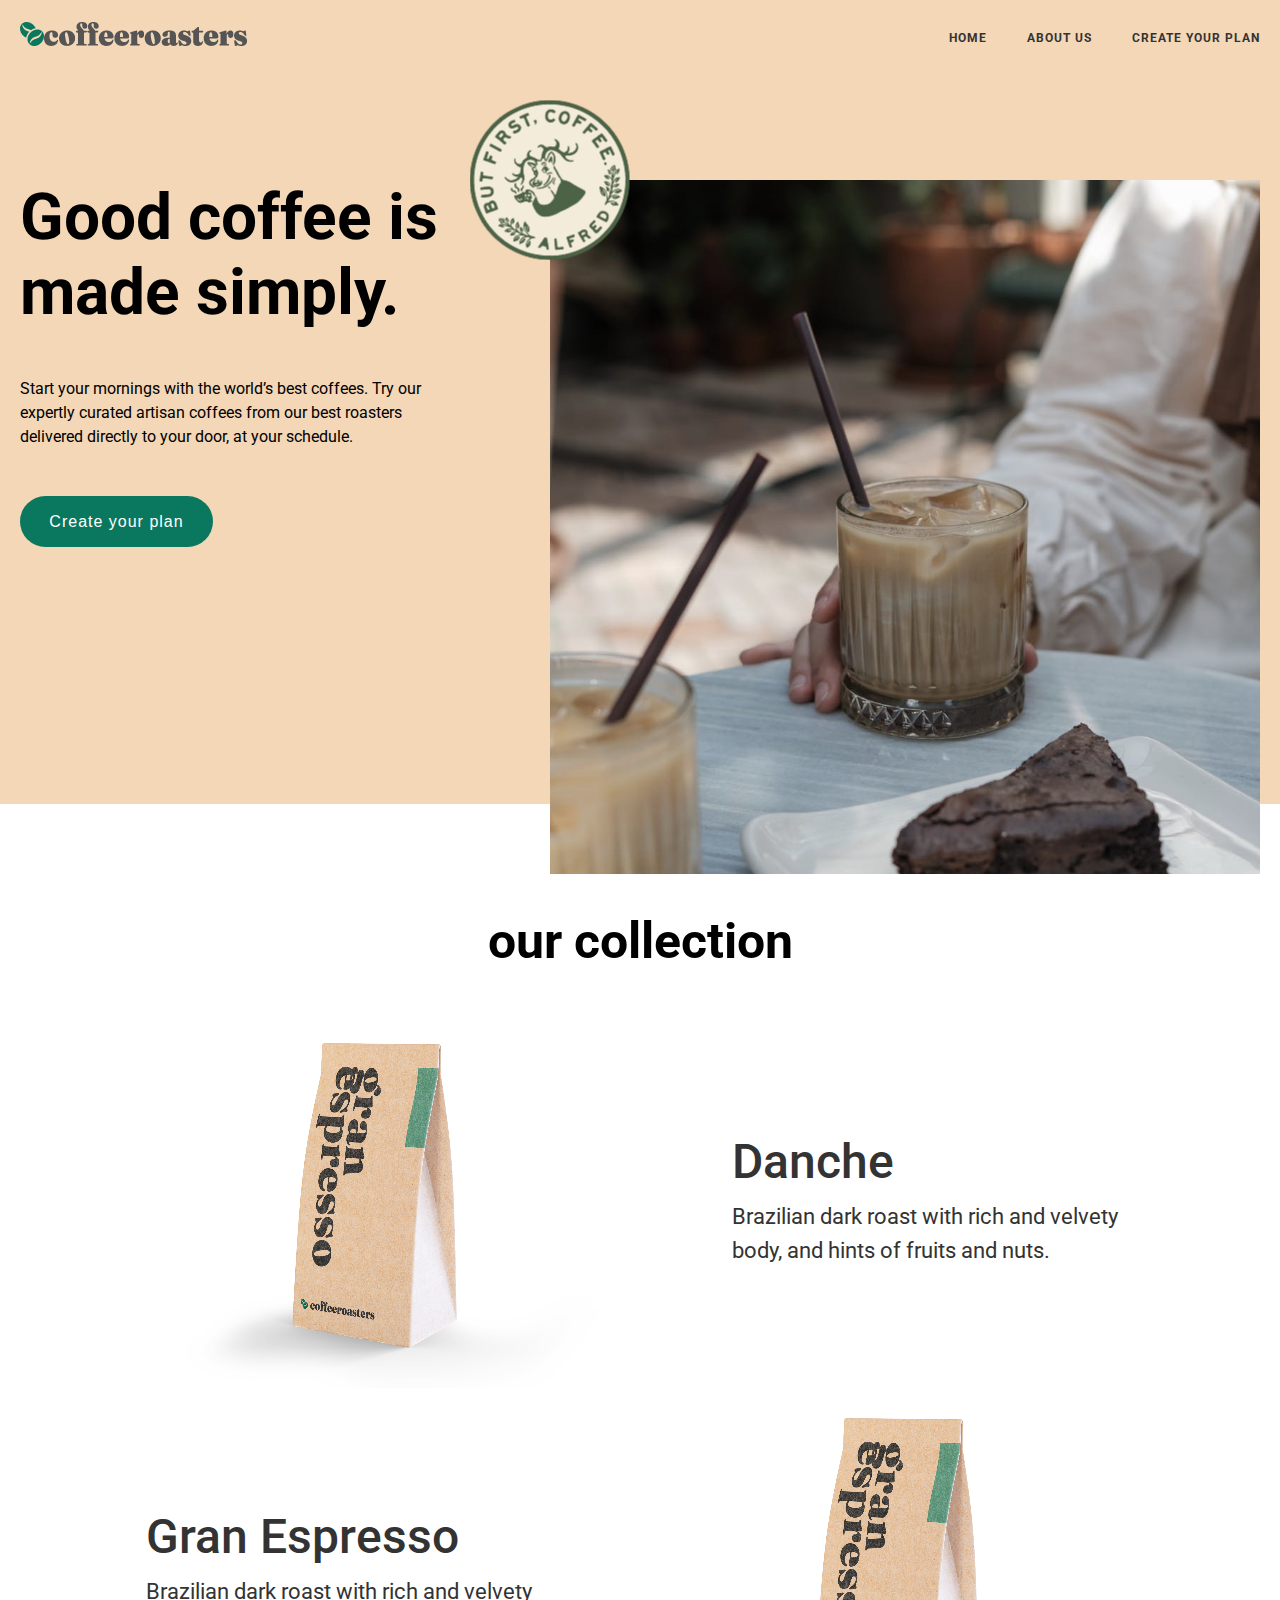
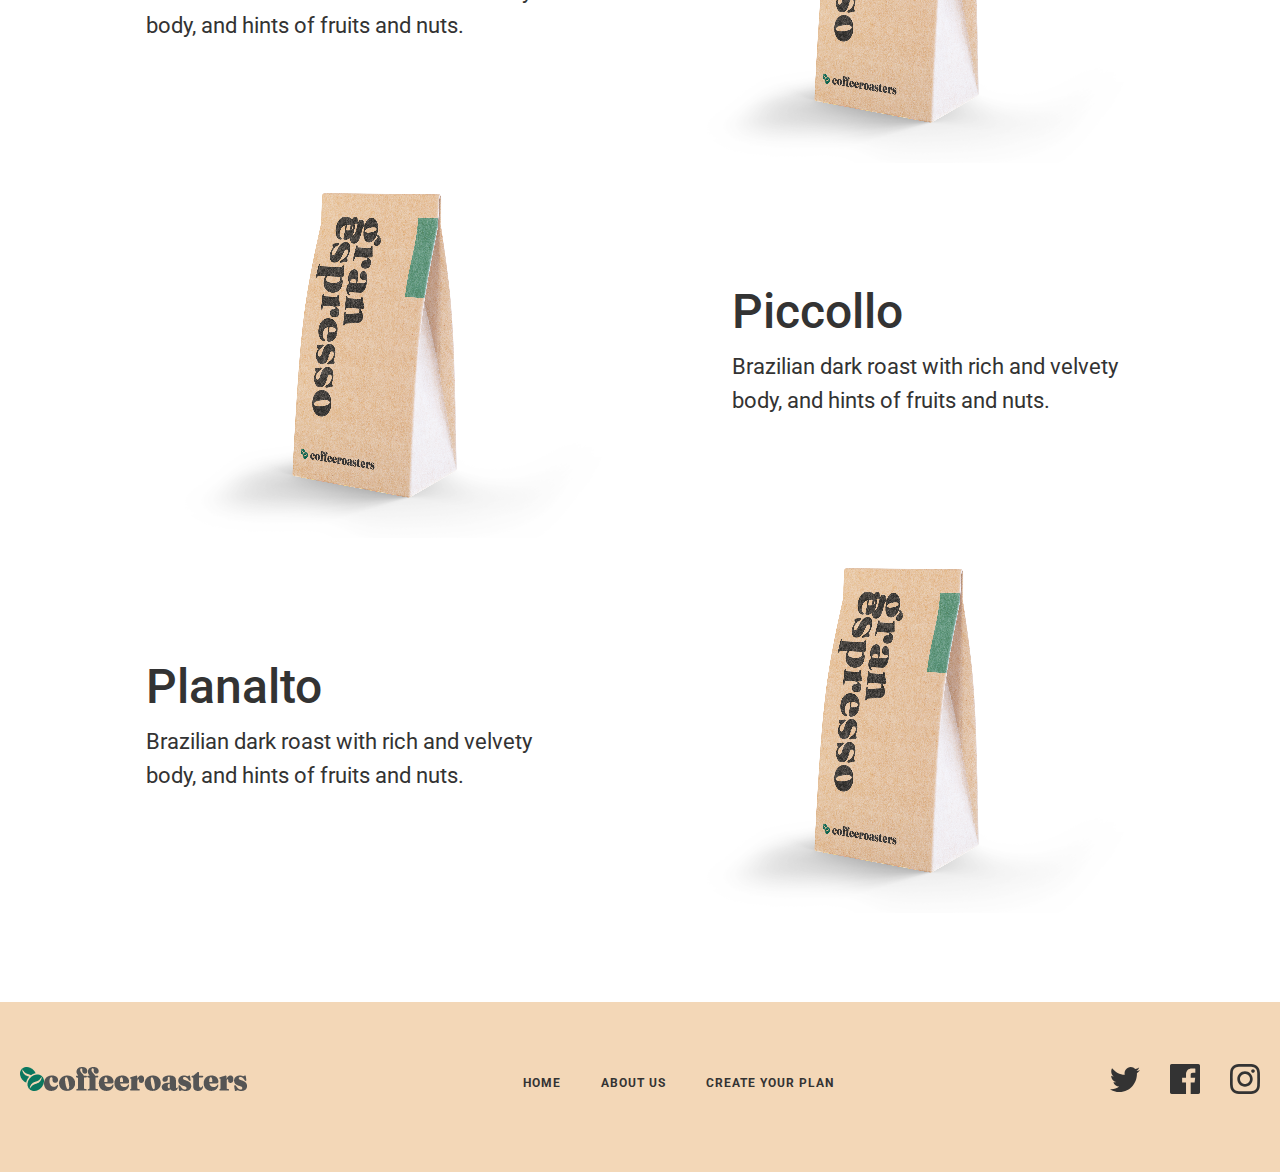
<file: index.html>
<!DOCTYPE html>
<html lang="en">
<head>
    <meta charset="UTF-8">
    <meta name="viewport" content="width=device-width, initial-scale=1.0">
    <title>Document</title>
    <link rel="preconnect" href="https://fonts.googleapis.com">
    <link rel="preconnect" href="https://fonts.gstatic.com" crossorigin>
    <link href="https://fonts.googleapis.com/css2?family=Roboto:ital,wght@0,100;0,300;0,400;0,500;0,700;0,900;1,100;1,300;1,400;1,500;1,700;1,900&display=swap" rel="stylesheet">
    <link rel="stylesheet" href="./style.css">
</head>
<body>
    
    
    <header class="header">
        <div class="container">
            <nav class="header__nav">
                <a href="./index.html">
                    <img src="./images/Logo.png" alt="Site logo">
                </a>
                <ul class="header__list">
                    <li class="header__item">
                        <a class="header__link" href="#">HOME</a>
                    </li>
                    <li class="header__item">
                        <a class="header__link" href="./about.html">ABOUT US</a>
                    </li>
                    <li class="header__item">
                        <a class="header__link" href="#">Create your plan</a>
                    </li>
                </ul>
            </nav>
        </div>
    </header>
    
    <main>
        <section class="hero">
            <div class="container">
                <div class="hero__wrapper">
                    <div class="hero__textbox">
                        <h1 class="hero__title">Good coffee 
                            is made simply.</h1>
                            <p class="hero__text">Start your mornings with the world’s best coffees. Try our expertly curated artisan coffees from our best roasters delivered directly to your door, at your schedule.</p>
                            <button class="hero__btn" type="button">Create your plan</button>
                        </div>
                        <div class="hero__img">
                            <img src="./images/bg.png" alt="bg image">
                        </div>
                    </div>
                </div>
            </section>
            
            <section class="collection">
                <div class="container">
                    <h2 class="collection__heading">our collection</h2>
                    <ul class="collection__list">
                        <li class="collection__item">
                            <img src="./images/qop.png" alt="cofefe cup">
                            <div class="collection__textbox">
                                <h3 class="collection__title">Danche</h3>
                                <p class="collection__text">Brazilian dark roast with rich and velvety body, and hints of fruits and nuts.</p>
                            </div>
                        </li>
                        <li class="collection__item">
                            <img src="./images/qop.png" alt="cofefe cup">
                            <div class="collection__textbox">
                                <h3 class="collection__title">Gran Espresso</h3>
                                <p class="collection__text">Brazilian dark roast with rich and velvety body, and hints of fruits and nuts.</p>
                            </div>
                        </li>
                        <li class="collection__item">
                            <img src="./images/qop.png" alt="cofefe cup">
                            <div class="collection__textbox">
                                <h3 class="collection__title">Piccollo</h3>
                                <p class="collection__text">Brazilian dark roast with rich and velvety body, and hints of fruits and nuts.</p>
                            </div>
                        </li>
                        <li class="collection__item">
                            <img src="./images/qop.png" alt="cofefe cup">
                            <div class="collection__textbox">
                                <h3 class="collection__title">Planalto</h3>
                                <p class="collection__text">Brazilian dark roast with rich and velvety body, and hints of fruits and nuts.</p>
                            </div>
                        </li>
                    </ul>
                </div>
            </section>
        </main>
        
        
        <footer class="footer">
            <div class="container">
                <div class="footer__wrapper">
                    <a href="./index.html">
                        <img src="./images/Logo.png" alt="">
                    </a>
                    <ul class="footer__list">
                        <li class="footer__item">
                            <a class="footer__link header__link" href="#">HOME</a>
                        </li>
                        <li class="footer__item">
                            <a class="footer__link header__link" href="./about.html">ABOUT US</a>
                        </li>
                        <li class="footer__item">
                            <a class="footer__link header__link" href="#">Create your plan</a>
                        </li>
                    </ul>
                    <div class="icon">
                        <a href="#">
                            <img src="./images/twitte.svg" alt="twitter">
                        </a>
                        <a href="#">
                            <img src="./images/faceebook.svg" alt="twitter">
                        </a>
                        <a href="#">
                            <img src="./images/instagram.svg" alt="twitter">
                        </a>
                    </div>
                </div>
            </div>
        </footer>
        
        
    </body>
    </html>
</file>
<file: style.css>
*{
    margin: 0;
    padding: 0;
    box-sizing: border-box;
}
body{
    font-family: "Roboto" , "Arial" , sans-serif;
}
.header{
    background: #f3d7b7;
    padding-top: 22px;
}
.container{
    max-width: 1380px;
    width: 100%;
    margin: 0 auto;
    padding: 0 20px;
}
.header__nav{
    display: flex;
    align-items: center;
    justify-content: space-between;
}
.header__list{
    display: flex;
    align-items: center;
    list-style: none;
    gap: 40px;
}
.header__link{
    color: #333333;
    font-size: 12px;
    font-weight: 700;
    line-height: 14px;
    letter-spacing: 1px;
    text-transform: uppercase;
    text-decoration: none;
    transition: 0.5s ease-in-out;
}
.header__link:hover{
    color: red;
}
.hero{
    padding-top: 130px;
    padding-bottom: 257px;
    background: #f3d7b7;
}
.hero__wrapper{
    position: relative;
    display: flex;
    justify-content: space-between;
}
.hero__textbox{
    width: 447px;
}
.hero__title{
    color: #000000;
    font-size: 64px;
    font-weight: 700;
    line-height: 75px;
}
.hero__text{
    color: #000000;
    font-size: 16px;
    font-weight: 400;
    line-height: 24px;
    margin: 47px 0;
}
.hero__btn{
    border-radius: 100px;
    width: 193px;
    background-color: #0a775f;
    padding: 15px 0;
    color: rgb(255, 255, 255);
    font-size: 16px;
    font-weight: 500;
    line-height: 19px;
    letter-spacing: 1px;
    border: none;
    border: 1px solid transparent;
    transition: 0.5s ease-in-out;
}
.hero__btn:hover{
    background-color: transparent;
    border: 1px solid #0a775f;
    color: black;
    transform: scale(1.3);
}
.hero__img{
    position: absolute;
    right: 0;
}
.hero__img::before{
    position: absolute;
    left: -80px;
    top: -80px;
    background-position: center;
    background-image: url("./images/dumaloq.png");
    background-repeat: no-repeat;
    width: 160px;
    height: 160px;
    display: block;
    content: "";
    transform: rotate(0deg);
    animation-name: aylana;
    animation-duration: 8s;
    animation-fill-mode: both;
    animation-timing-function: linear;
    animation-iteration-count: infinite;
}
@keyframes aylana{
    0%{
        transform: rotate(0deg);
    }
    100%{
        transform: rotate(360deg);
    }
}
.collection{
    padding-top: 108px;
    padding-bottom: 89px;
}
.collection__heading{
    color: #000000;
    font-size: 50px;
    font-weight: 700;
    line-height: 59px;
    text-align: center;
    margin-bottom: 42px;
}
.collection__textbox{
    width: 403px;
}
.collection__title{
    color: #333333;
    font-size: 48px;
    font-weight: 500;
    line-height: 56px;
    letter-spacing: 0px;
    margin-bottom: 10px;
}
.collection__text{
    color: #333333;
    font-size: 22px;
    font-weight: 400;
    line-height: 34px;
}
.collection__list{
    width: 988px;
    margin: 0 auto;
    
}
.collection__item{
    display: flex;
    align-items: center;
    /* flex-wrap: wrap; */
    justify-content: center;
    list-style: none;
    justify-content: space-between;
    
}
.collection__item:nth-child(odd) .collection__textbox{
    margin-left: 120px;
}
.collection__item:nth-child(even){
    flex-direction: row-reverse;
    justify-content: center;
}
.collection__item:nth-child(even) .collection__textbox{
    margin-right: 120px;
}
.collection__item > img{
    transition: 0.5s ease-in-out;
}
.collection__item > img:hover{
    transform: scale(1.4);
}
.footer{
    background-color: #f3d7b7;
    padding-top:62px;
    padding-bottom: 74px;
}
.footer__wrapper{
    display: flex;
    justify-content: space-between;
    align-items: center;
}
.footer__list{
    display: flex;
    align-items: center;
    list-style: none;
    gap: 40px;
}
.icon{
    display: flex;
    align-items: center;
    gap: 30px;
}
.commit{
    padding-top: 160px;
    padding-bottom: 216px;
    background-color: whitesmoke;
}
.commit__wrapper{
    display: flex;
    justify-content: space-between;
}
.commit__textbox{
    width: 646px;
}
.commit__title{
    color: #000000;
    font-size: 48px;
    font-weight: 700;
    line-height: 56px;
    margin-bottom: 64px;
}
.commit__text{
    color: #333333;
    font-size: 18px;
    font-weight: 400;
    line-height: 30px;
}
.quilty{
    background-color: #c99b67;
    padding-top: 109px;
    padding-bottom: 105px;
}
.quilty__wrapper{
    position: relative;
    display: flex;
    justify-content: space-between;
}
.quilty__textbox{
    width: 639px;
}
.quilty__title{
    color: #fff;
    font-size: 48px;
    font-weight: 700;
    line-height: 56px;
    margin-bottom: 64px;
}
.quilty__text{
    color: #fff;
    font-size: 18px;
    font-weight: 400;
    line-height: 30px;
}
.quilty__img{
    position: absolute;
    right: 0;
    top: -300px;
}


.collection2{
 background-color: rgb(255, 255, 255);
 display: flex;
 justify-content: space-around;
}



.collection__text1{
    color: #333333;
    font-size: 12px;
    font-weight: 646.39px;
    line-height: 23px;
    /* gap: 318px; */
    margin-top: 64px;
}





.container1{
    max-width: 1380px;
    width: 100%;
    margin: 0 auto;
    padding: 0 20px;
}



.container1 img{
    width: 371.72px;
   height: 364px;
   margin-top: 140px;
}
</file>
